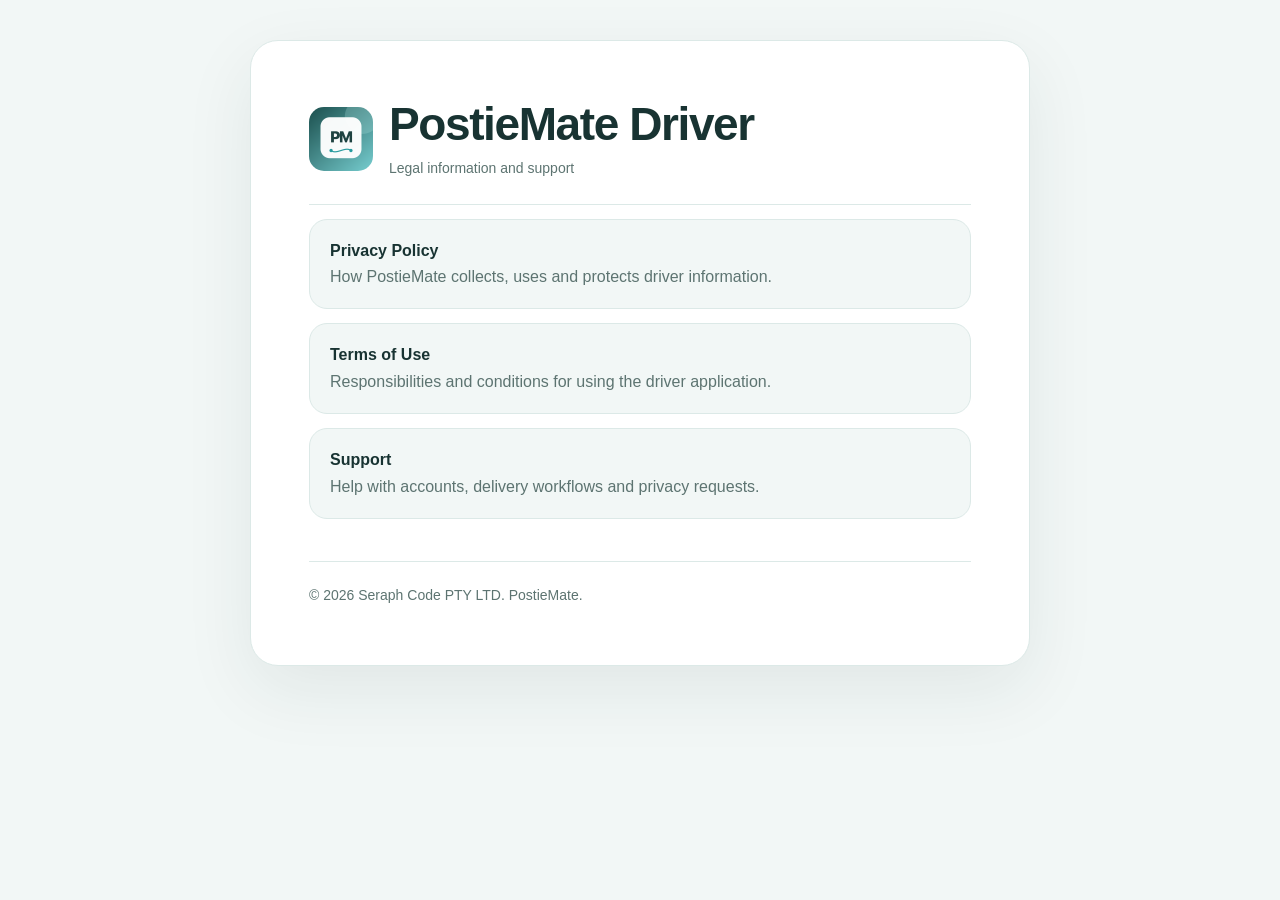
<file: index.html>
<!doctype html><html lang="en"><head><meta charset="utf-8"><meta name="viewport" content="width=device-width,initial-scale=1"><title>PostieMate Driver — Legal & Support</title><meta name="description" content="Privacy, terms and support information for PostieMate Driver."><link rel="stylesheet" href="styles.css"></head><body><main><header><img src="icon.png" alt="PostieMate"><div><h1>PostieMate Driver</h1><p class="meta">Legal information and support</p></div></header><a class="card" href="privacy-policy.html"><strong>Privacy Policy</strong><span>How PostieMate collects, uses and protects driver information.</span></a><a class="card" href="terms-of-use.html"><strong>Terms of Use</strong><span>Responsibilities and conditions for using the driver application.</span></a><a class="card" href="support.html"><strong>Support</strong><span>Help with accounts, delivery workflows and privacy requests.</span></a><footer>© 2026 Seraph Code PTY LTD. PostieMate.</footer></main></body></html>
</file>
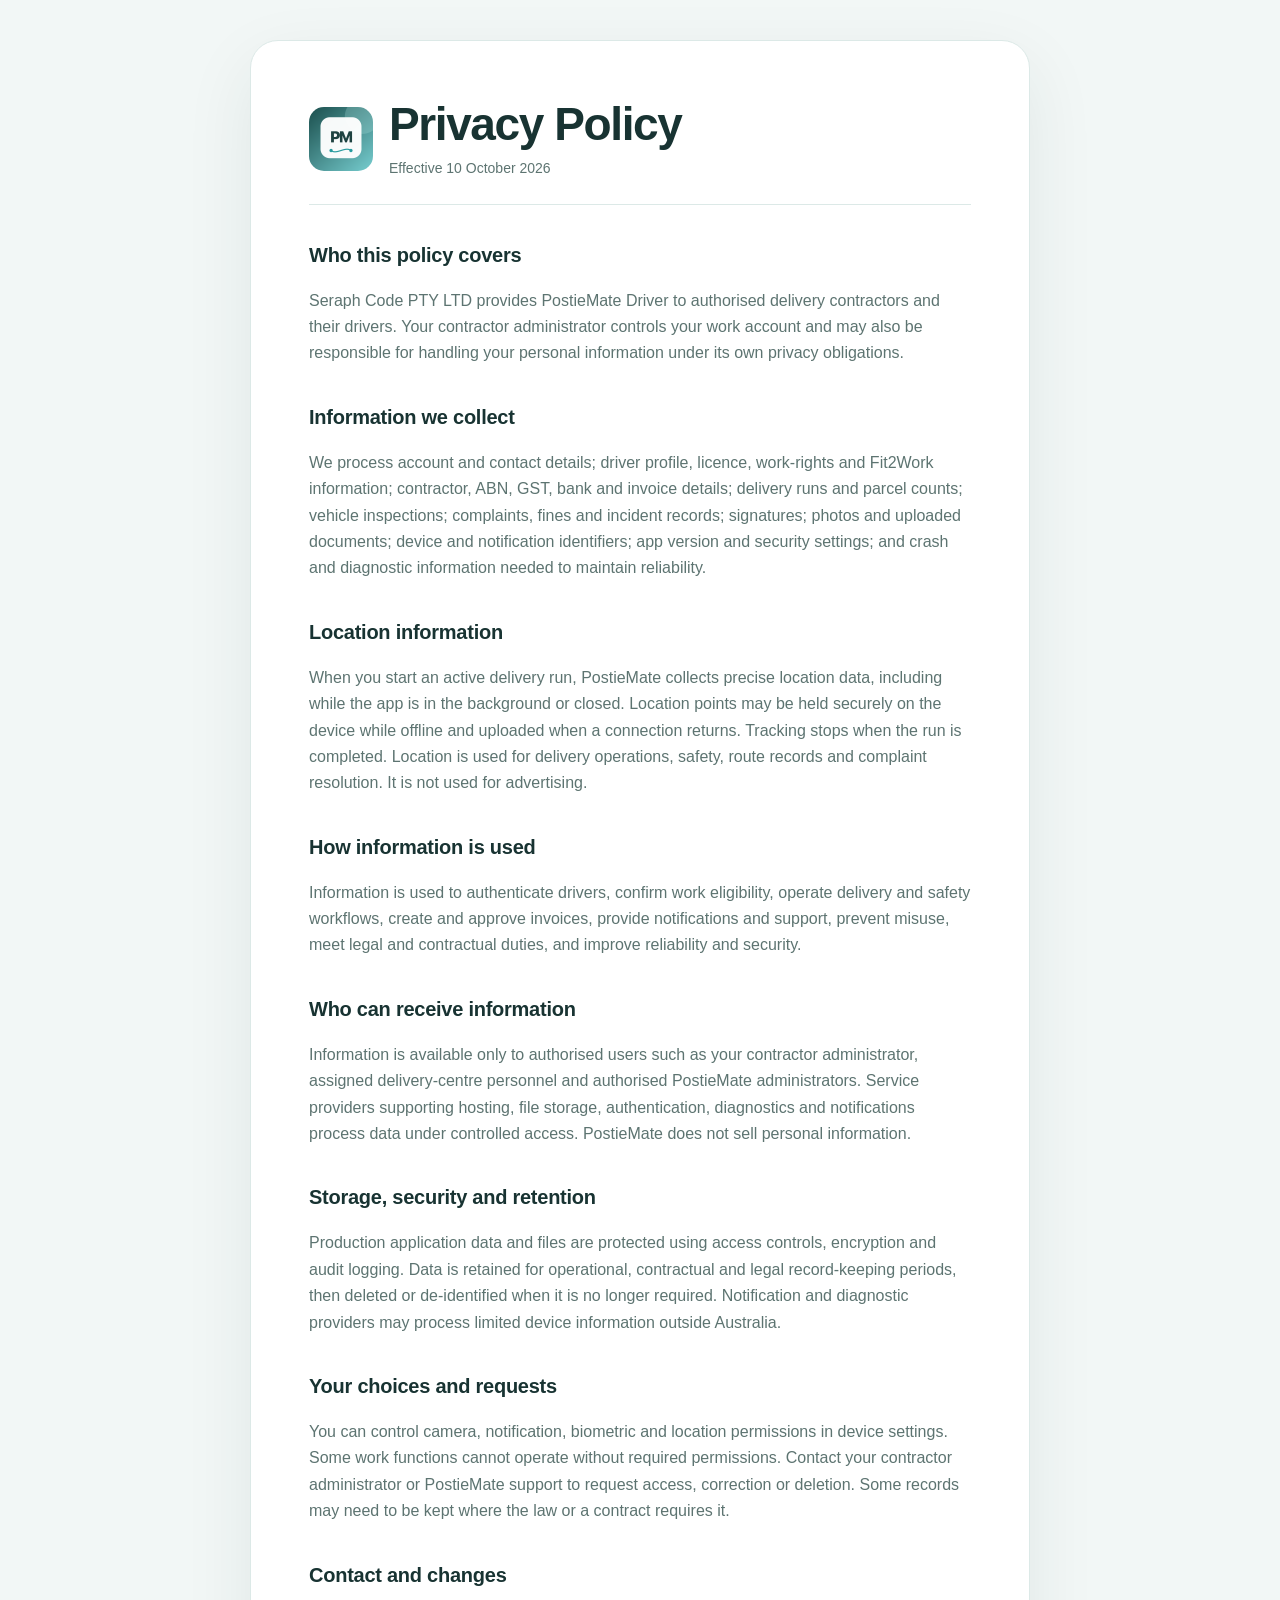
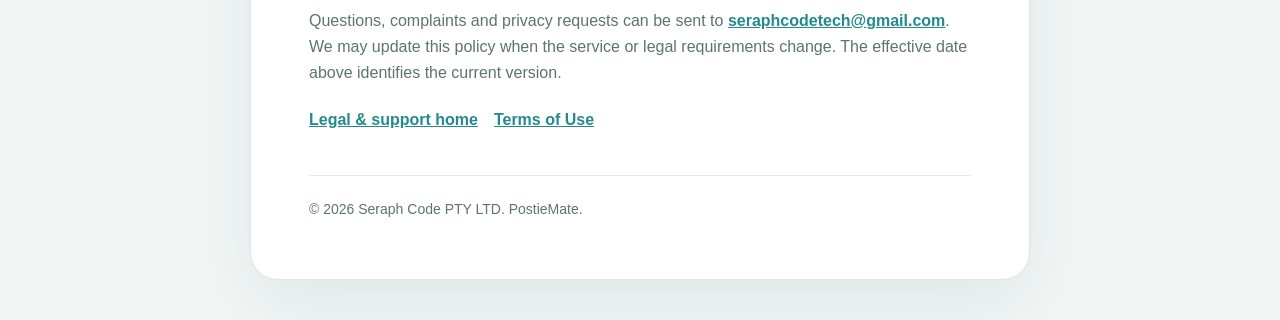
<file: privacy-policy.html>
<!doctype html><html lang="en"><head><meta charset="utf-8"><meta name="viewport" content="width=device-width,initial-scale=1"><title>PostieMate Driver Privacy Policy</title><meta name="description" content="Privacy Policy for the PostieMate Driver application."><link rel="stylesheet" href="styles.css"></head><body><main><header><img src="icon.png" alt="PostieMate"><div><h1>Privacy Policy</h1><p class="meta">Effective 10 October 2026</p></div></header>
<h2>Who this policy covers</h2><p>Seraph Code PTY LTD provides PostieMate Driver to authorised delivery contractors and their drivers. Your contractor administrator controls your work account and may also be responsible for handling your personal information under its own privacy obligations.</p>
<h2>Information we collect</h2><p>We process account and contact details; driver profile, licence, work-rights and Fit2Work information; contractor, ABN, GST, bank and invoice details; delivery runs and parcel counts; vehicle inspections; complaints, fines and incident records; signatures; photos and uploaded documents; device and notification identifiers; app version and security settings; and crash and diagnostic information needed to maintain reliability.</p>
<h2>Location information</h2><p>When you start an active delivery run, PostieMate collects precise location data, including while the app is in the background or closed. Location points may be held securely on the device while offline and uploaded when a connection returns. Tracking stops when the run is completed. Location is used for delivery operations, safety, route records and complaint resolution. It is not used for advertising.</p>
<h2>How information is used</h2><p>Information is used to authenticate drivers, confirm work eligibility, operate delivery and safety workflows, create and approve invoices, provide notifications and support, prevent misuse, meet legal and contractual duties, and improve reliability and security.</p>
<h2>Who can receive information</h2><p>Information is available only to authorised users such as your contractor administrator, assigned delivery-centre personnel and authorised PostieMate administrators. Service providers supporting hosting, file storage, authentication, diagnostics and notifications process data under controlled access. PostieMate does not sell personal information.</p>
<h2>Storage, security and retention</h2><p>Production application data and files are protected using access controls, encryption and audit logging. Data is retained for operational, contractual and legal record-keeping periods, then deleted or de-identified when it is no longer required. Notification and diagnostic providers may process limited device information outside Australia.</p>
<h2>Your choices and requests</h2><p>You can control camera, notification, biometric and location permissions in device settings. Some work functions cannot operate without required permissions. Contact your contractor administrator or PostieMate support to request access, correction or deletion. Some records may need to be kept where the law or a contract requires it.</p>
<h2>Contact and changes</h2><p>Questions, complaints and privacy requests can be sent to <a href="mailto:seraphcodetech@gmail.com">seraphcodetech@gmail.com</a>. We may update this policy when the service or legal requirements change. The effective date above identifies the current version.</p>
<nav><a href="index.html">Legal & support home</a><a href="terms-of-use.html">Terms of Use</a></nav><footer>© 2026 Seraph Code PTY LTD. PostieMate.</footer></main></body></html>
</file>
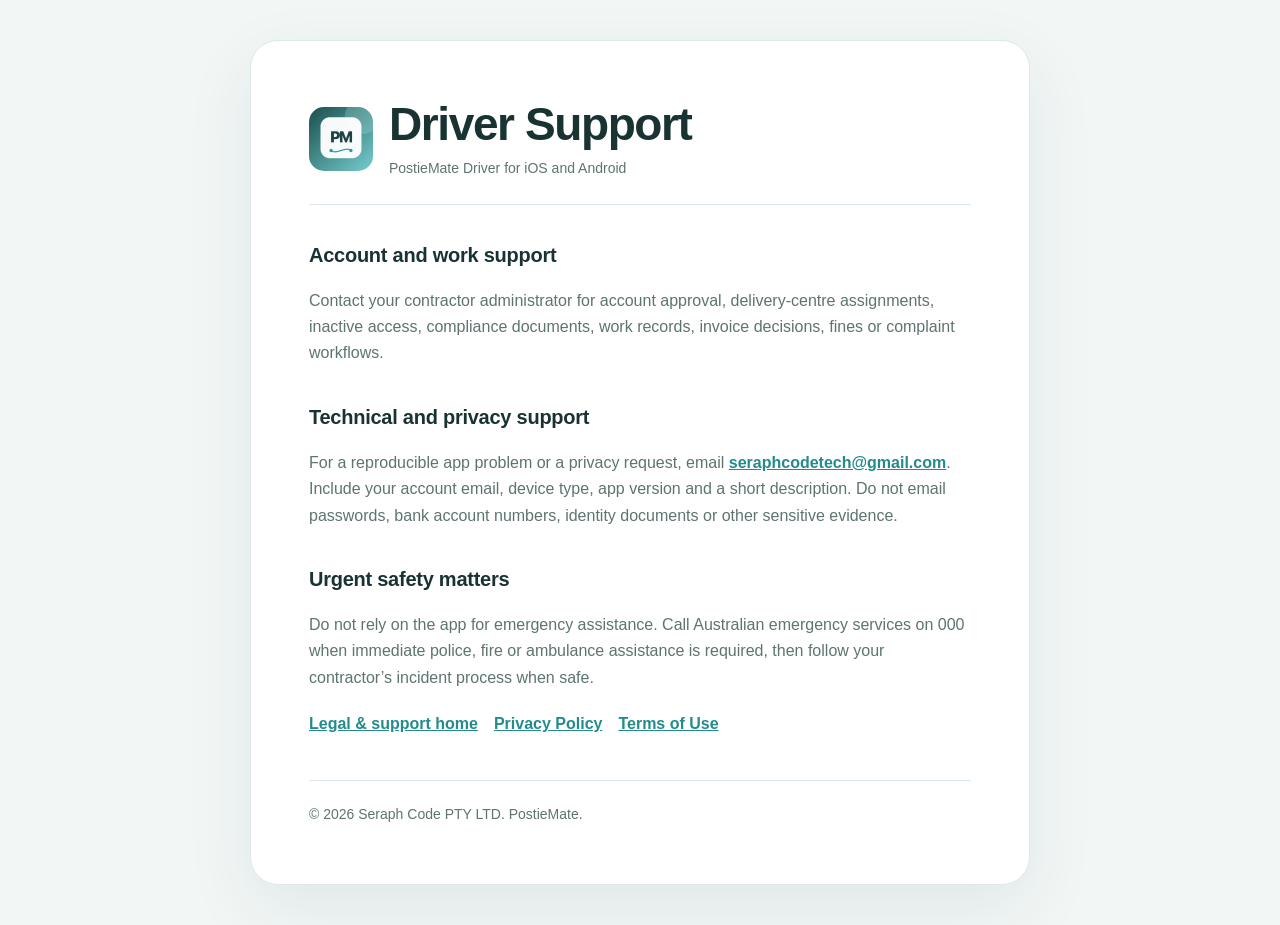
<file: support.html>
<!doctype html><html lang="en"><head><meta charset="utf-8"><meta name="viewport" content="width=device-width,initial-scale=1"><title>PostieMate Driver Support</title><meta name="description" content="Support for the PostieMate Driver application."><link rel="stylesheet" href="styles.css"></head><body><main><header><img src="icon.png" alt="PostieMate"><div><h1>Driver Support</h1><p class="meta">PostieMate Driver for iOS and Android</p></div></header>
<h2>Account and work support</h2><p>Contact your contractor administrator for account approval, delivery-centre assignments, inactive access, compliance documents, work records, invoice decisions, fines or complaint workflows.</p>
<h2>Technical and privacy support</h2><p>For a reproducible app problem or a privacy request, email <a href="mailto:seraphcodetech@gmail.com?subject=PostieMate%20Driver%20support">seraphcodetech@gmail.com</a>. Include your account email, device type, app version and a short description. Do not email passwords, bank account numbers, identity documents or other sensitive evidence.</p>
<h2>Urgent safety matters</h2><p>Do not rely on the app for emergency assistance. Call Australian emergency services on 000 when immediate police, fire or ambulance assistance is required, then follow your contractor’s incident process when safe.</p>
<nav><a href="index.html">Legal & support home</a><a href="privacy-policy.html">Privacy Policy</a><a href="terms-of-use.html">Terms of Use</a></nav><footer>© 2026 Seraph Code PTY LTD. PostieMate.</footer></main></body></html>
</file>
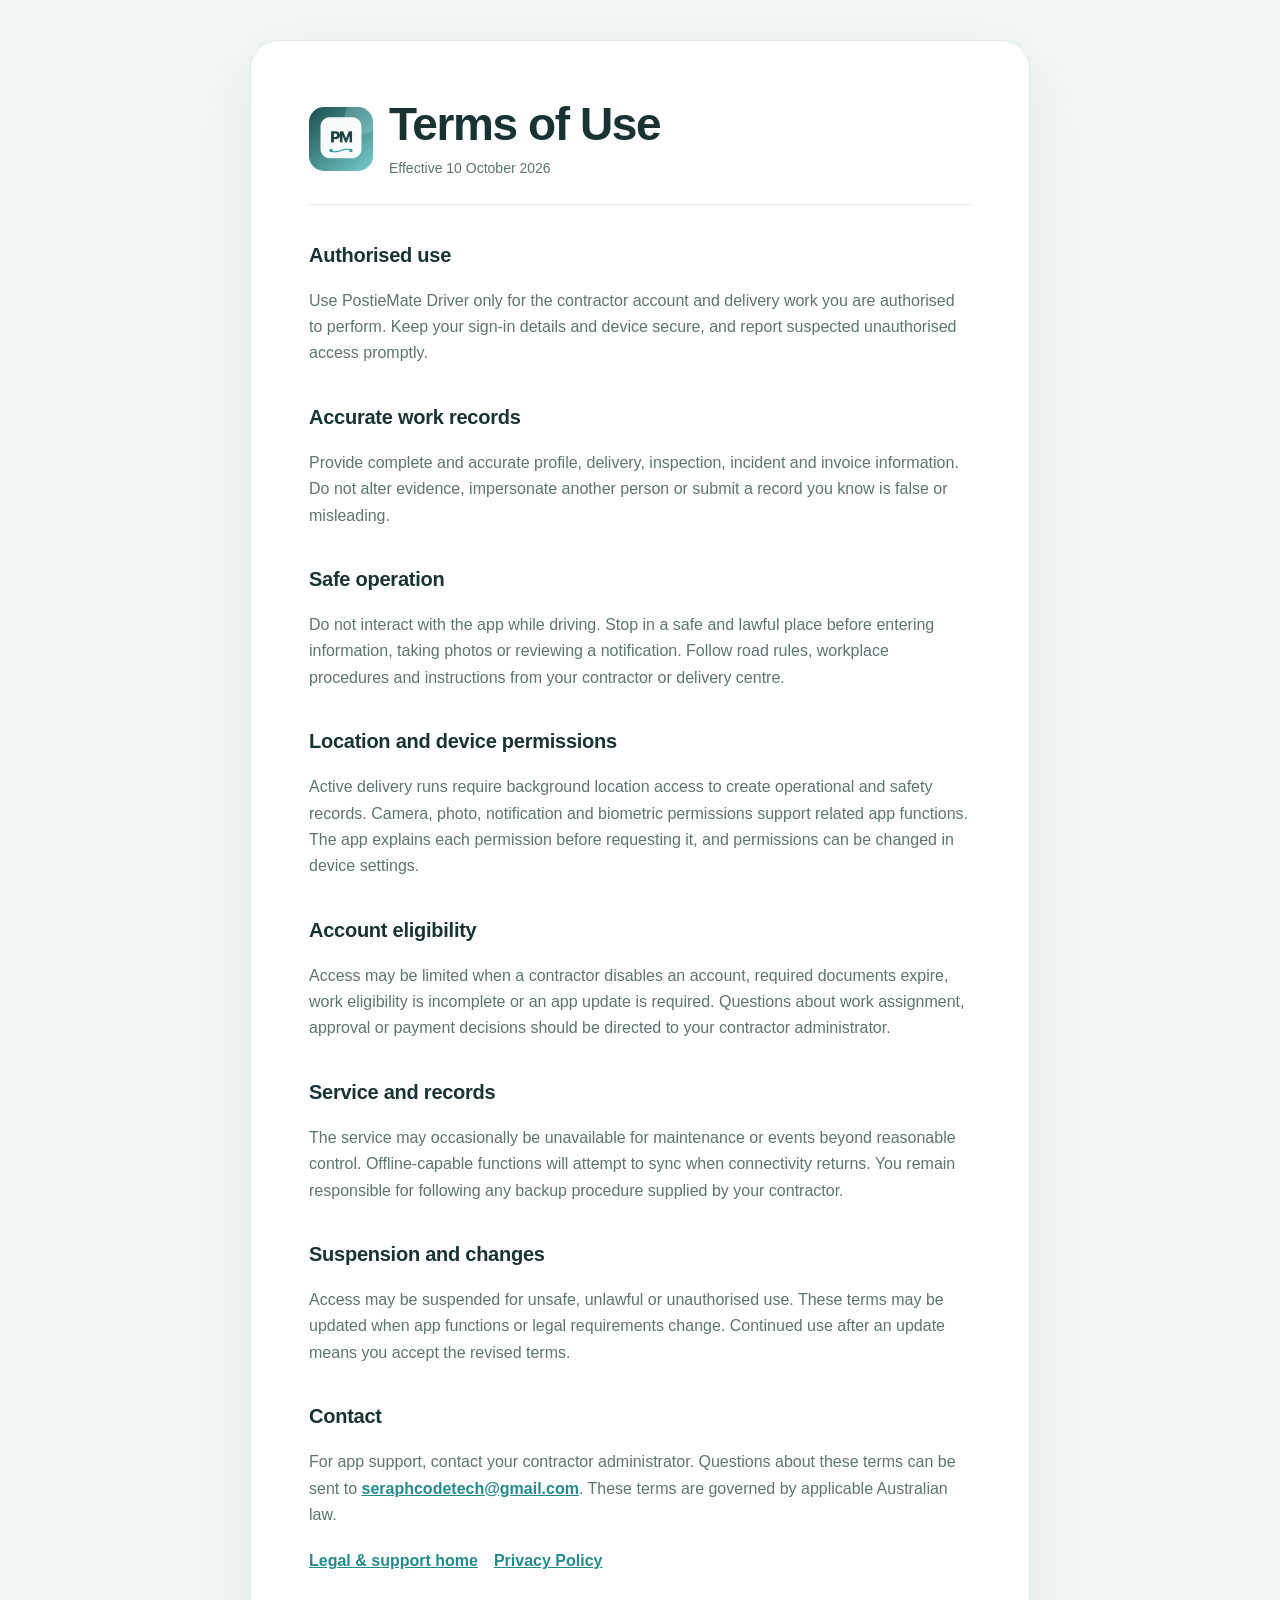
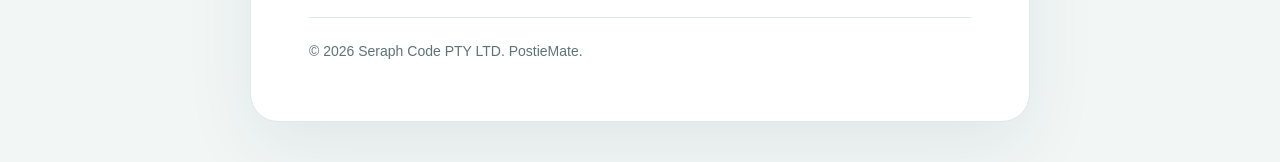
<file: terms-of-use.html>
<!doctype html><html lang="en"><head><meta charset="utf-8"><meta name="viewport" content="width=device-width,initial-scale=1"><title>PostieMate Driver Terms of Use</title><meta name="description" content="Terms of Use for the PostieMate Driver application."><link rel="stylesheet" href="styles.css"></head><body><main><header><img src="icon.png" alt="PostieMate"><div><h1>Terms of Use</h1><p class="meta">Effective 10 October 2026</p></div></header>
<h2>Authorised use</h2><p>Use PostieMate Driver only for the contractor account and delivery work you are authorised to perform. Keep your sign-in details and device secure, and report suspected unauthorised access promptly.</p>
<h2>Accurate work records</h2><p>Provide complete and accurate profile, delivery, inspection, incident and invoice information. Do not alter evidence, impersonate another person or submit a record you know is false or misleading.</p>
<h2>Safe operation</h2><p>Do not interact with the app while driving. Stop in a safe and lawful place before entering information, taking photos or reviewing a notification. Follow road rules, workplace procedures and instructions from your contractor or delivery centre.</p>
<h2>Location and device permissions</h2><p>Active delivery runs require background location access to create operational and safety records. Camera, photo, notification and biometric permissions support related app functions. The app explains each permission before requesting it, and permissions can be changed in device settings.</p>
<h2>Account eligibility</h2><p>Access may be limited when a contractor disables an account, required documents expire, work eligibility is incomplete or an app update is required. Questions about work assignment, approval or payment decisions should be directed to your contractor administrator.</p>
<h2>Service and records</h2><p>The service may occasionally be unavailable for maintenance or events beyond reasonable control. Offline-capable functions will attempt to sync when connectivity returns. You remain responsible for following any backup procedure supplied by your contractor.</p>
<h2>Suspension and changes</h2><p>Access may be suspended for unsafe, unlawful or unauthorised use. These terms may be updated when app functions or legal requirements change. Continued use after an update means you accept the revised terms.</p>
<h2>Contact</h2><p>For app support, contact your contractor administrator. Questions about these terms can be sent to <a href="mailto:seraphcodetech@gmail.com">seraphcodetech@gmail.com</a>. These terms are governed by applicable Australian law.</p>
<nav><a href="index.html">Legal & support home</a><a href="privacy-policy.html">Privacy Policy</a></nav><footer>© 2026 Seraph Code PTY LTD. PostieMate.</footer></main></body></html>
</file>
<file: styles.css>
:root { color-scheme: light; --ink:#183332; --muted:#5d7471; --teal:#238b8d; --line:#dce9e7; --canvas:#f2f7f6; }
* { box-sizing:border-box; }
body { margin:0; background:var(--canvas); color:var(--ink); font:16px/1.65 -apple-system,BlinkMacSystemFont,"Segoe UI",sans-serif; }
main { width:min(780px,calc(100% - 32px)); margin:40px auto; background:white; border:1px solid var(--line); border-radius:28px; padding:clamp(24px,6vw,58px); box-shadow:0 24px 70px rgba(24,51,50,.08); }
header { display:flex; align-items:center; gap:16px; padding-bottom:24px; border-bottom:1px solid var(--line); }
header img { width:64px; height:64px; border-radius:15px; }
h1 { margin:0; font-size:clamp(30px,5vw,46px); line-height:1.12; letter-spacing:-1.4px; }
h2 { margin:34px 0 8px; font-size:20px; letter-spacing:-.25px; }
p,li { color:var(--muted); }
.meta { margin:6px 0 0; font-size:14px; }
a { color:var(--teal); font-weight:650; }
nav { display:flex; flex-wrap:wrap; gap:16px; margin-top:20px; }
.card { display:block; padding:18px 20px; margin:14px 0; color:var(--ink); text-decoration:none; background:var(--canvas); border:1px solid var(--line); border-radius:18px; }
.card span { display:block; color:var(--muted); font-weight:400; }
footer { margin-top:42px; padding-top:22px; border-top:1px solid var(--line); font-size:14px; color:var(--muted); }
@media (max-width:520px){ main{margin:0;width:100%;min-height:100vh;border:0;border-radius:0;} header{align-items:flex-start;} }
</file>
